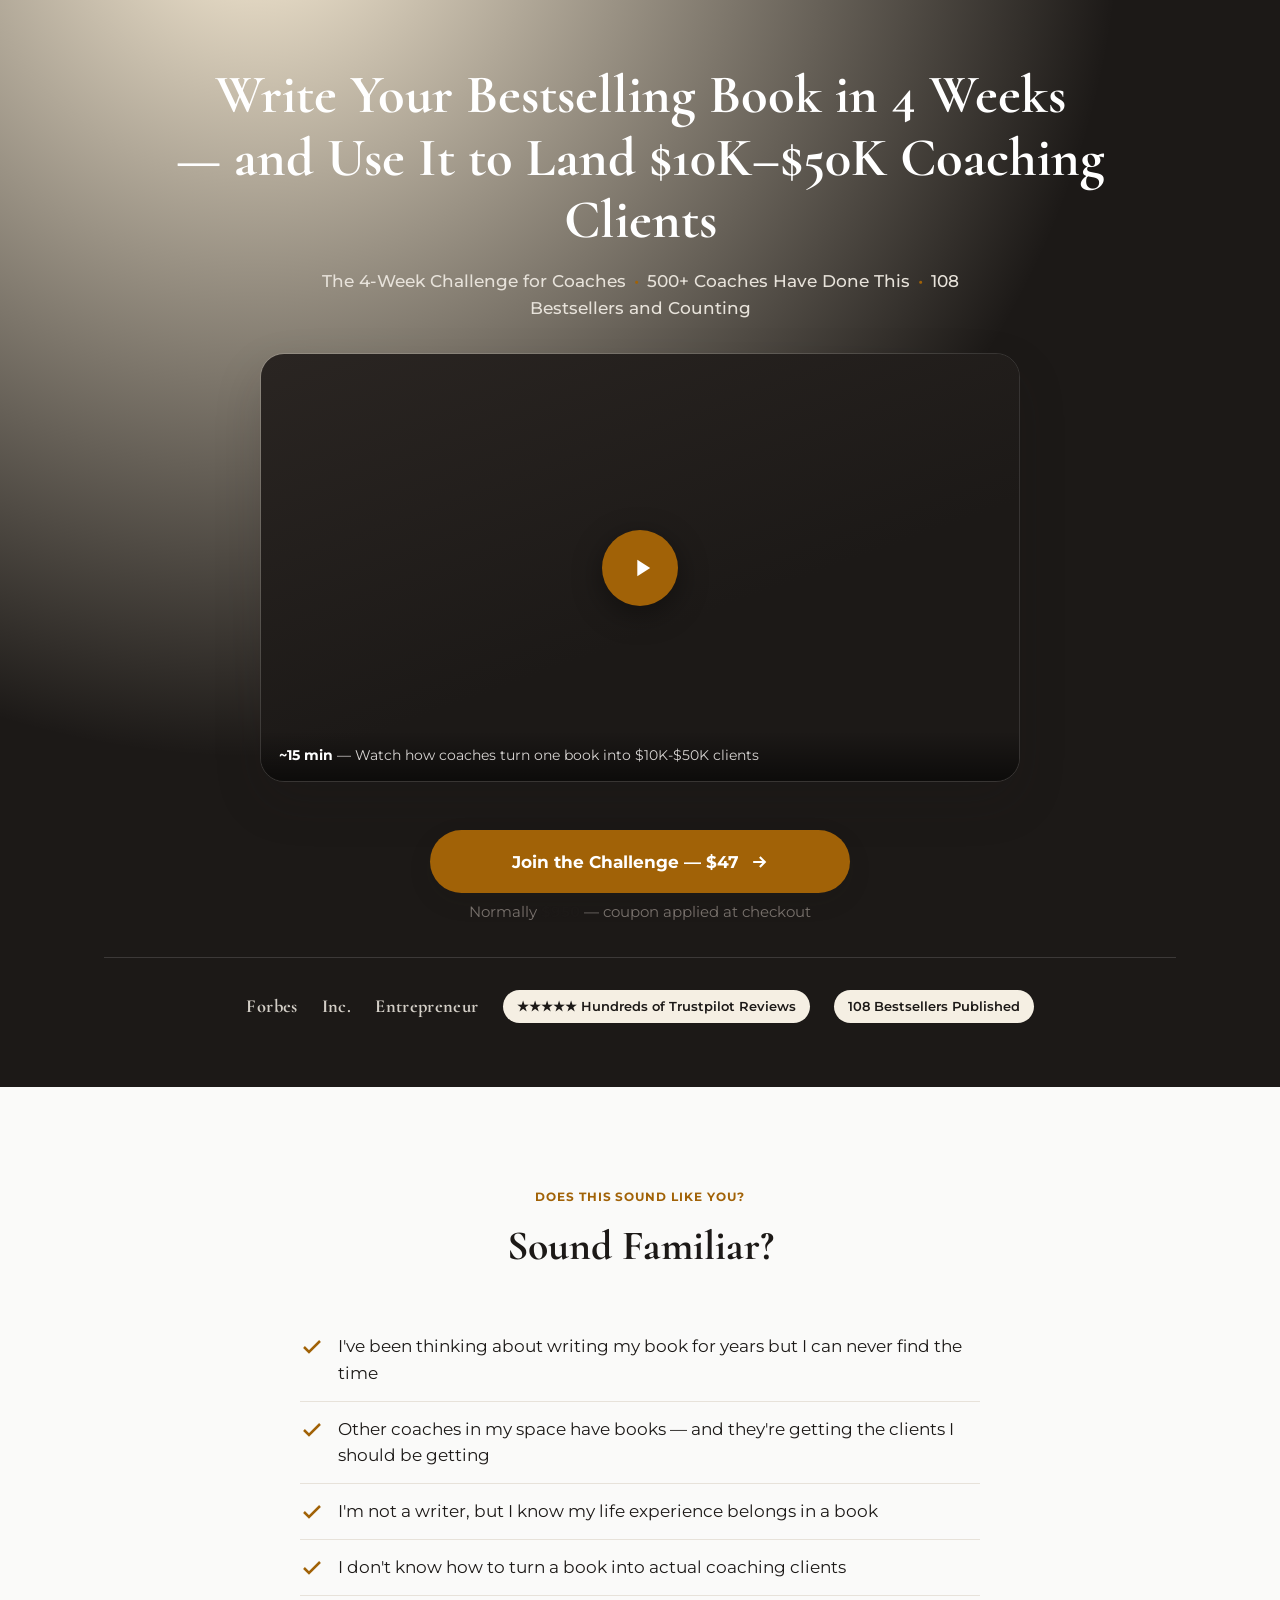
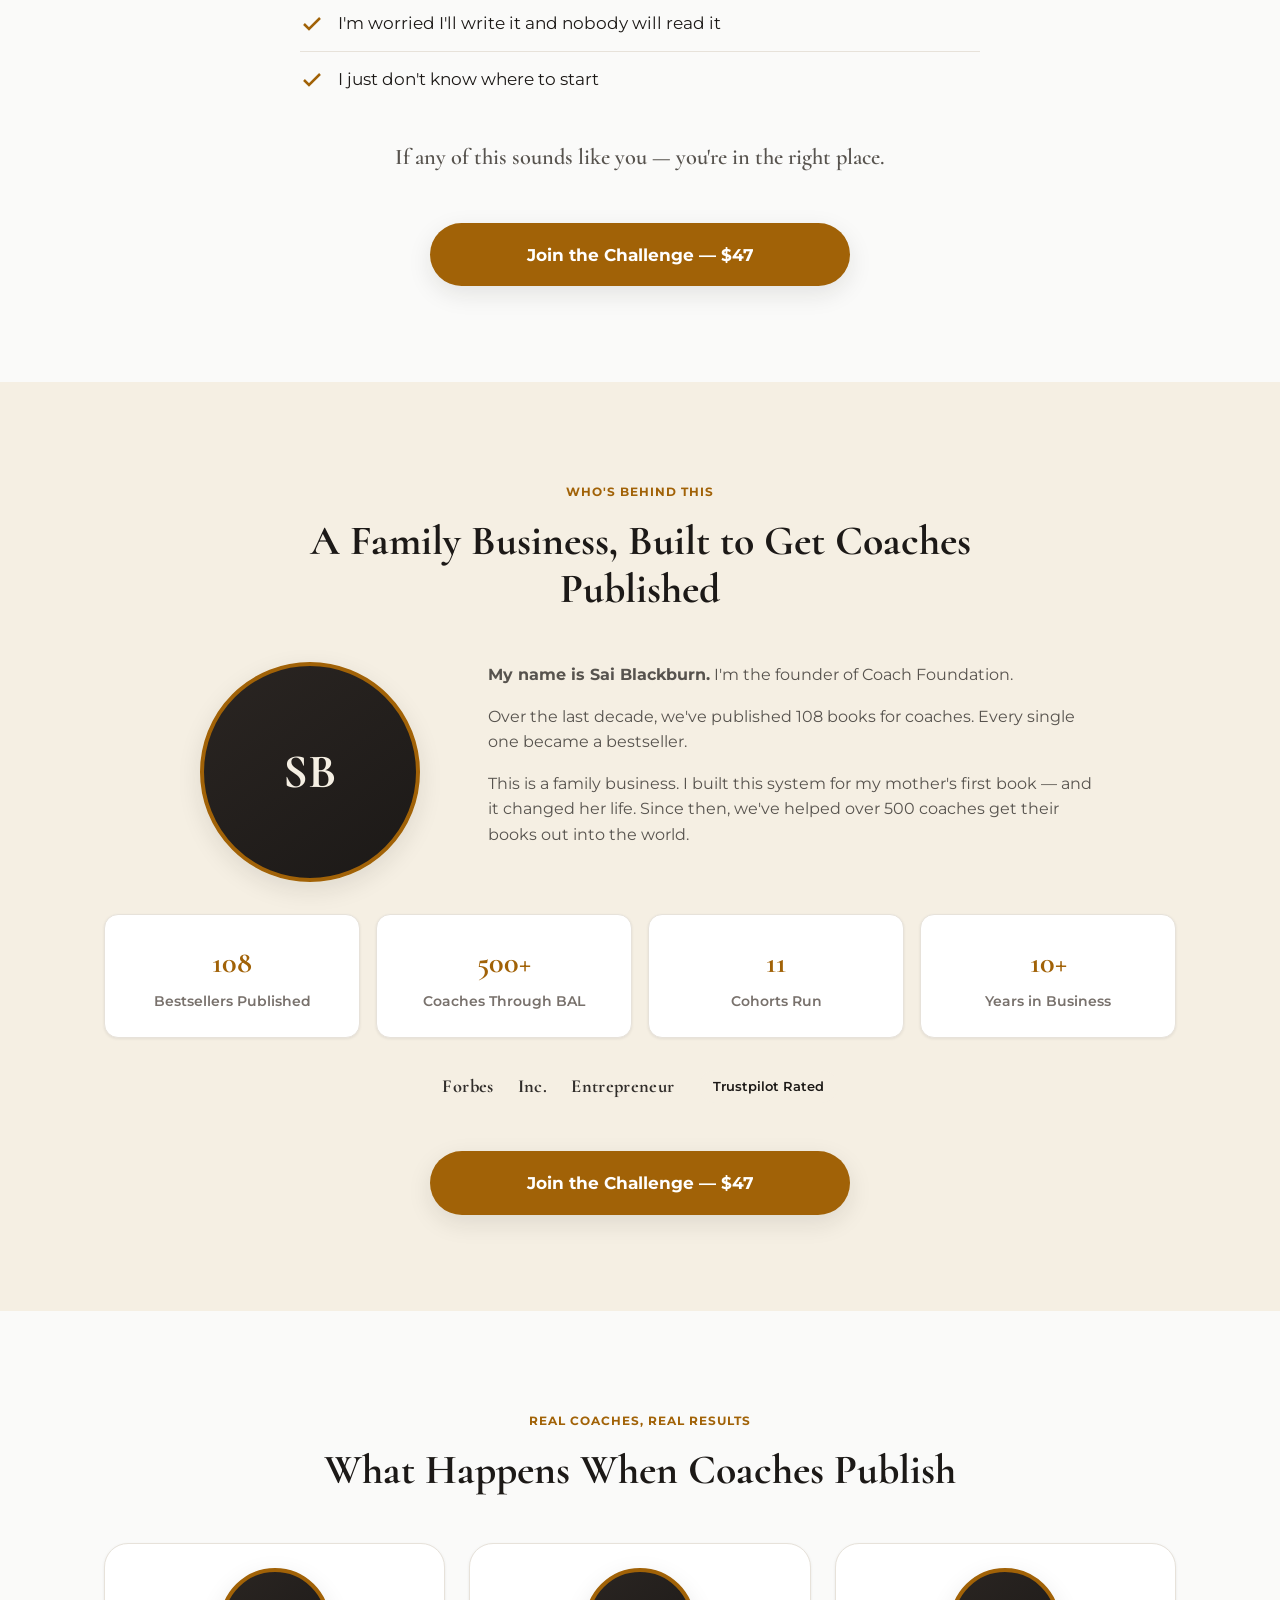
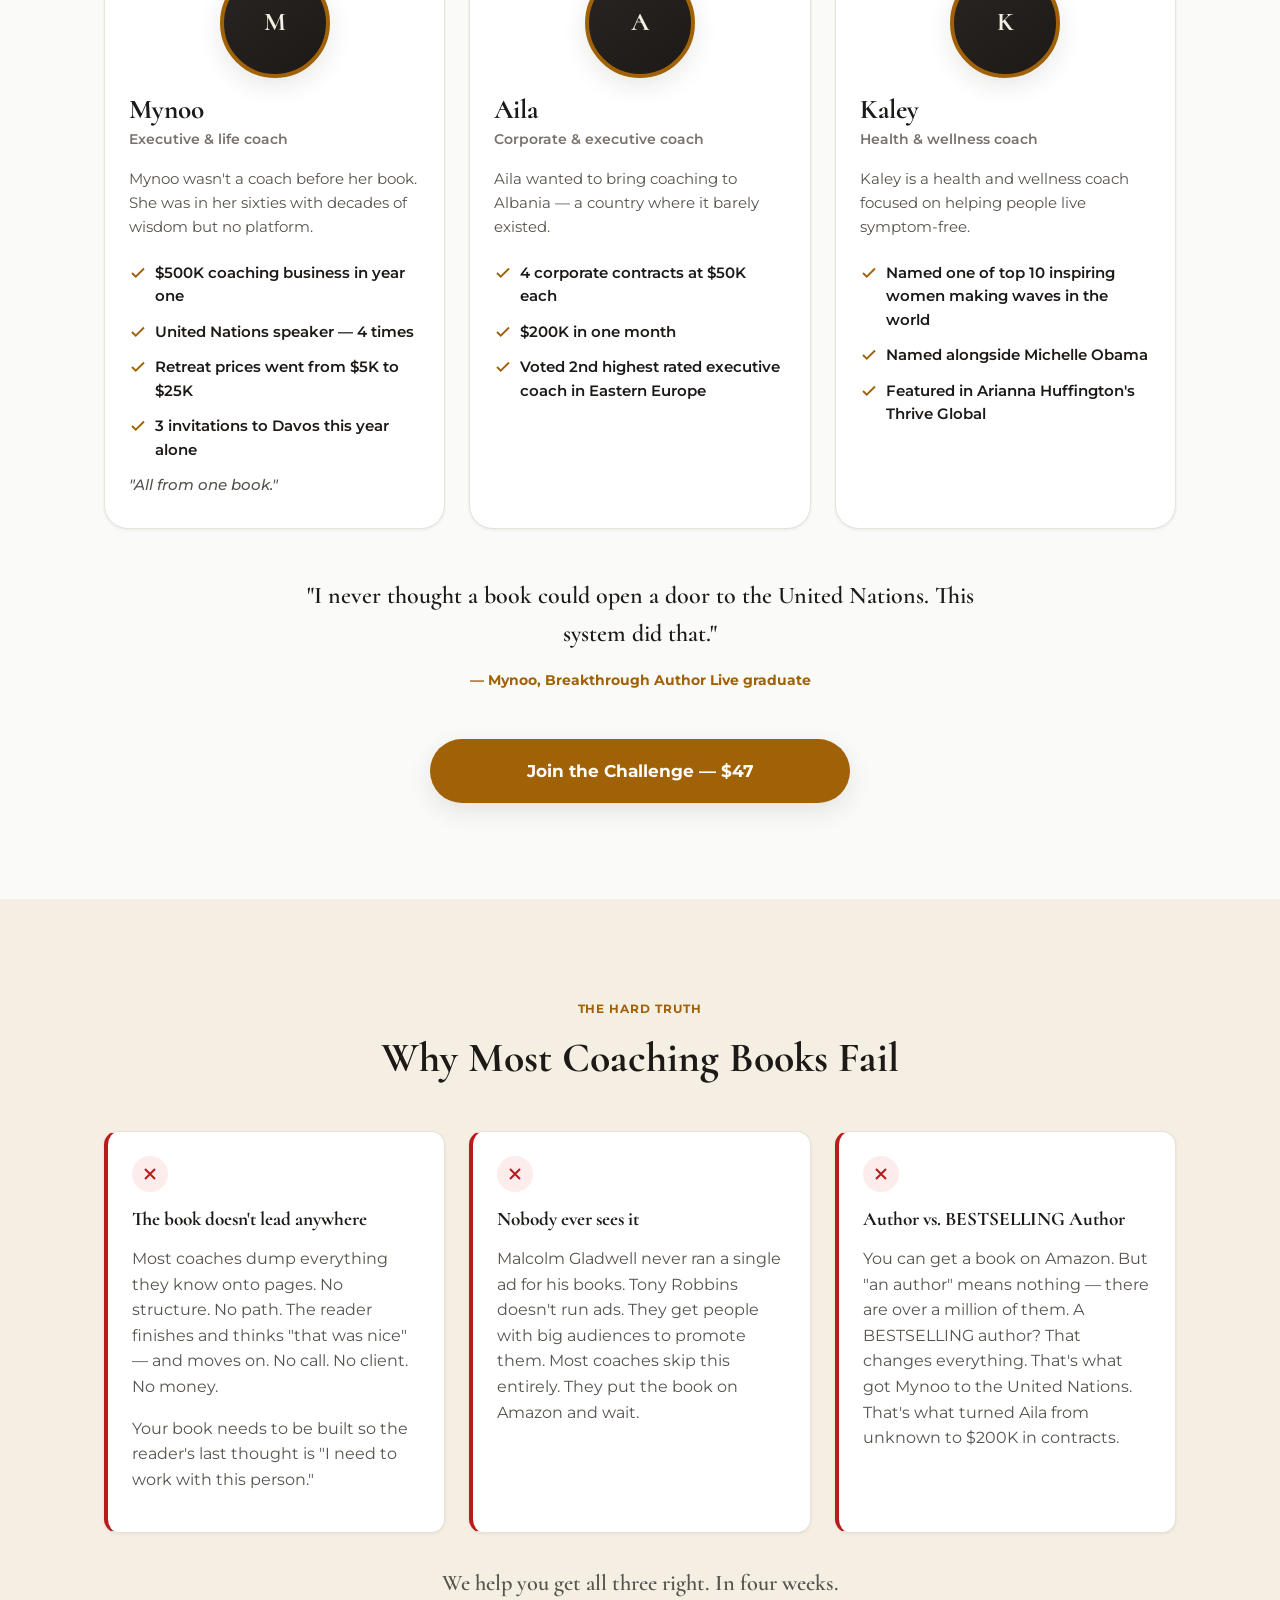
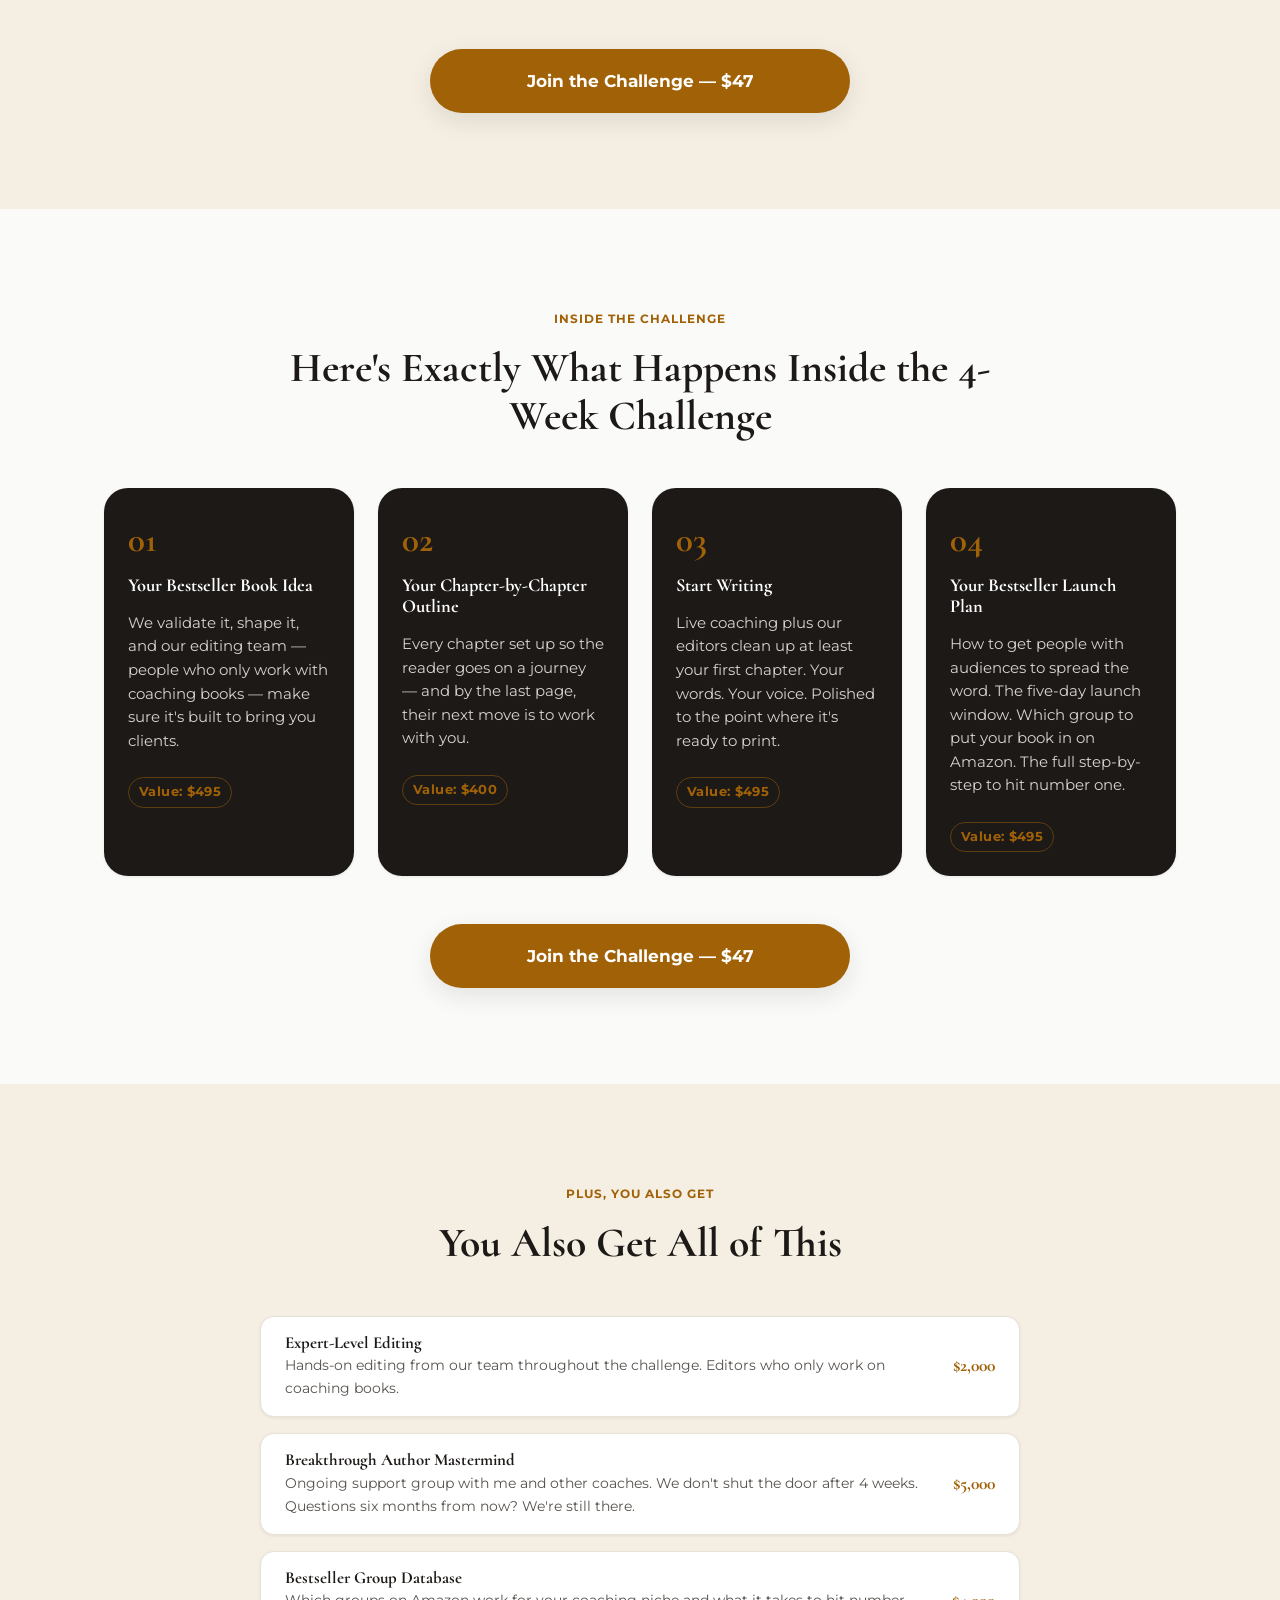
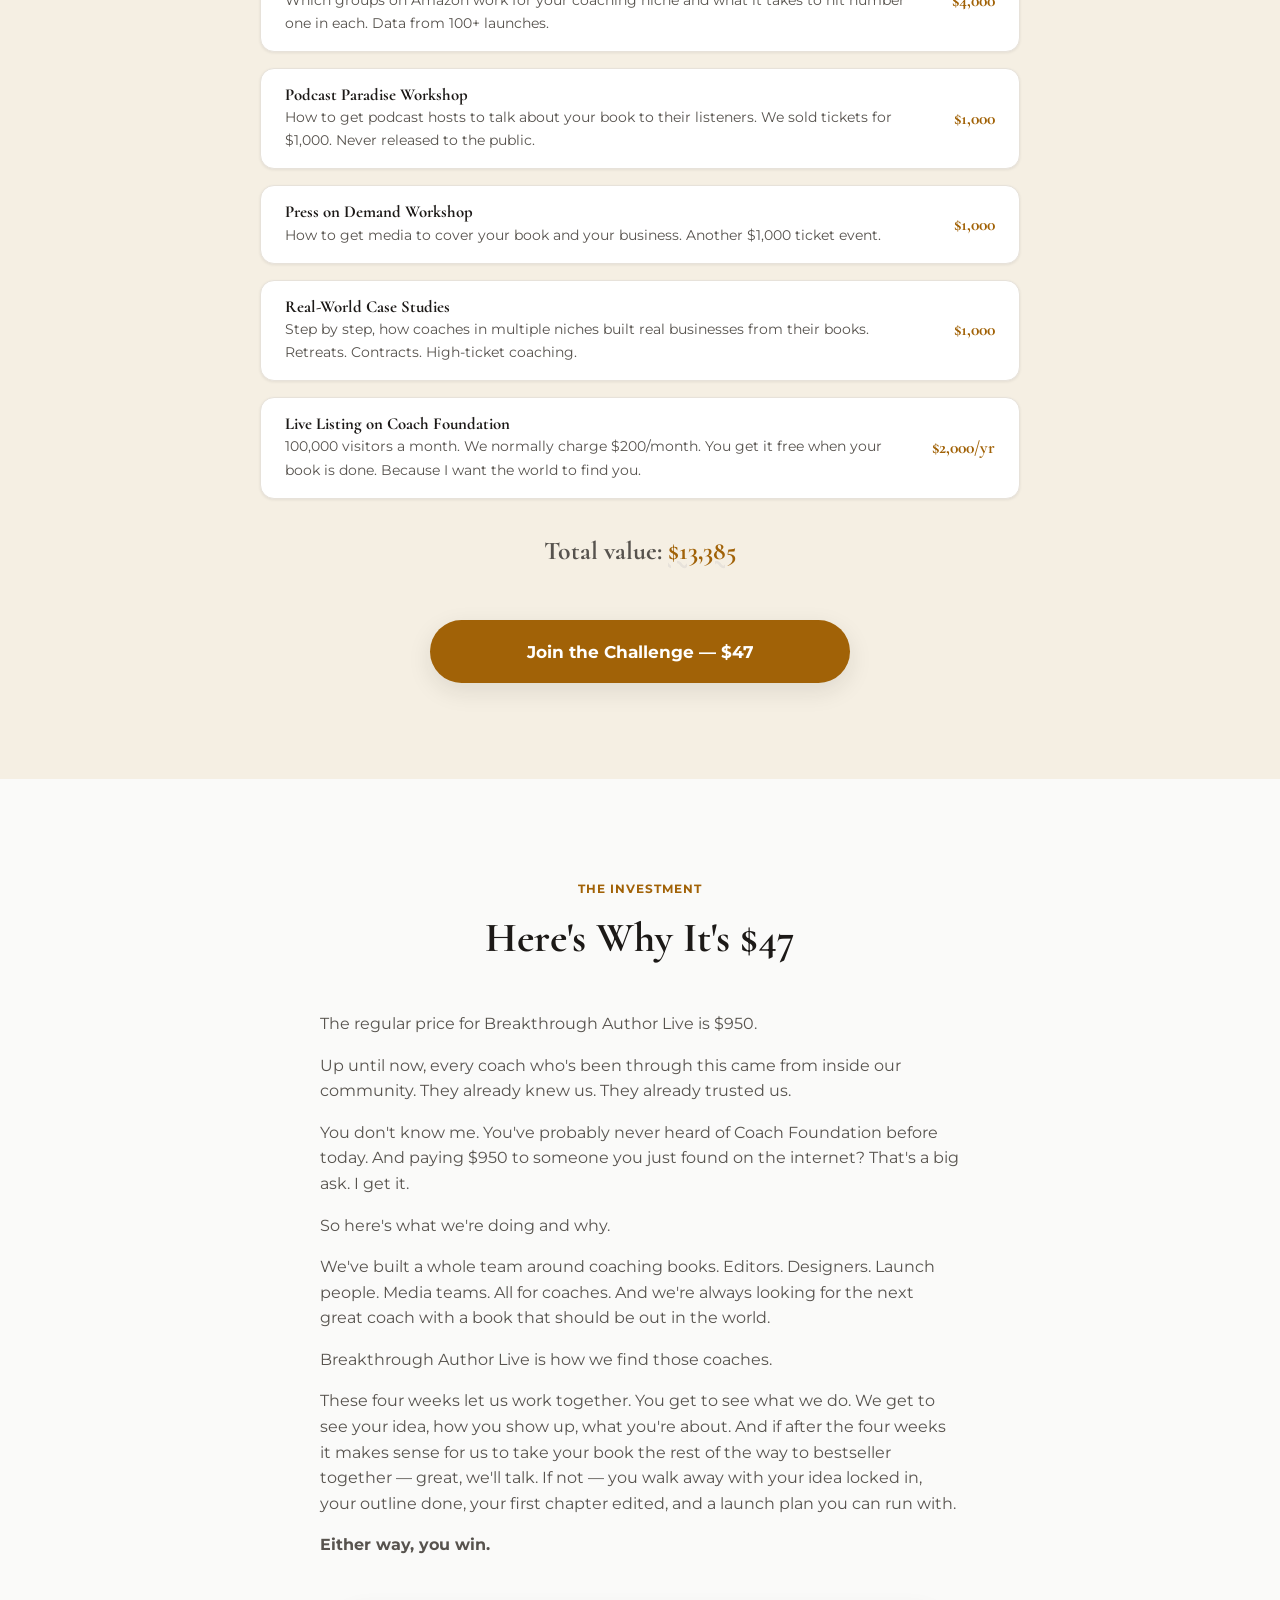
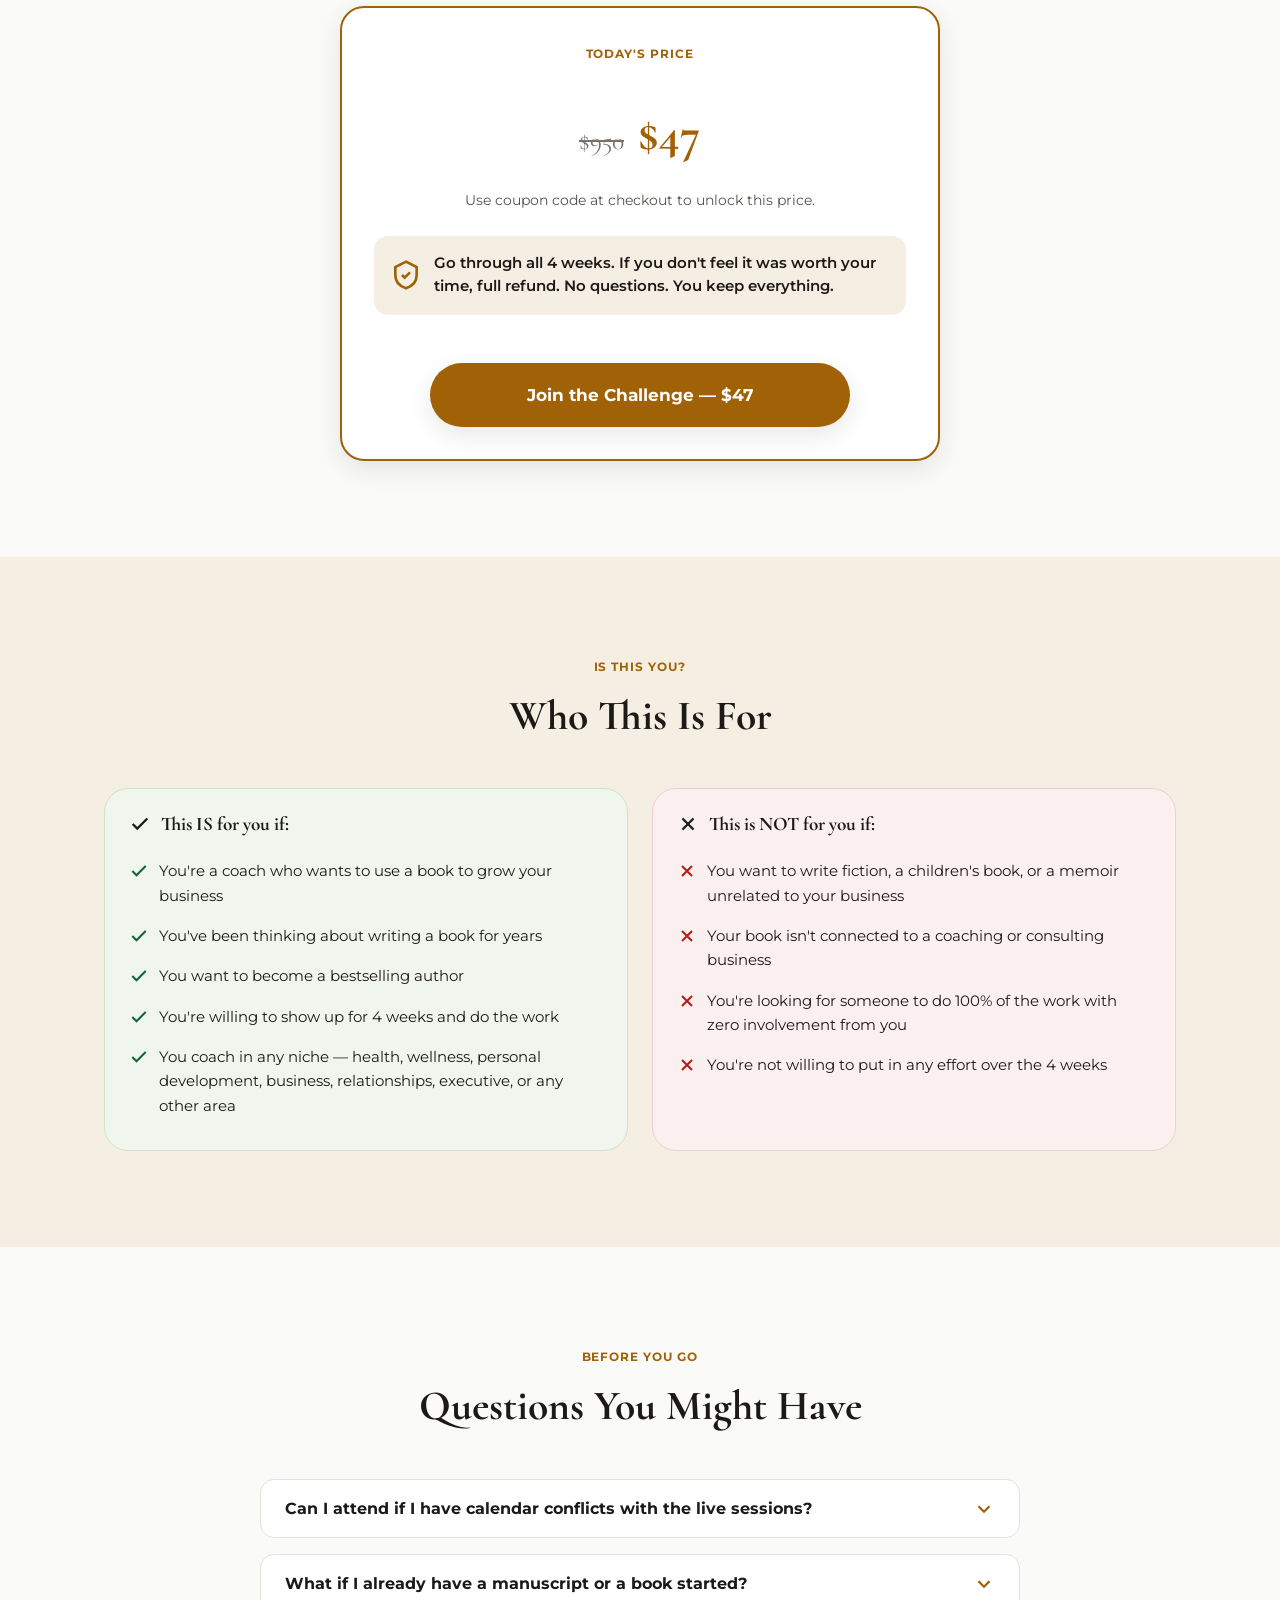
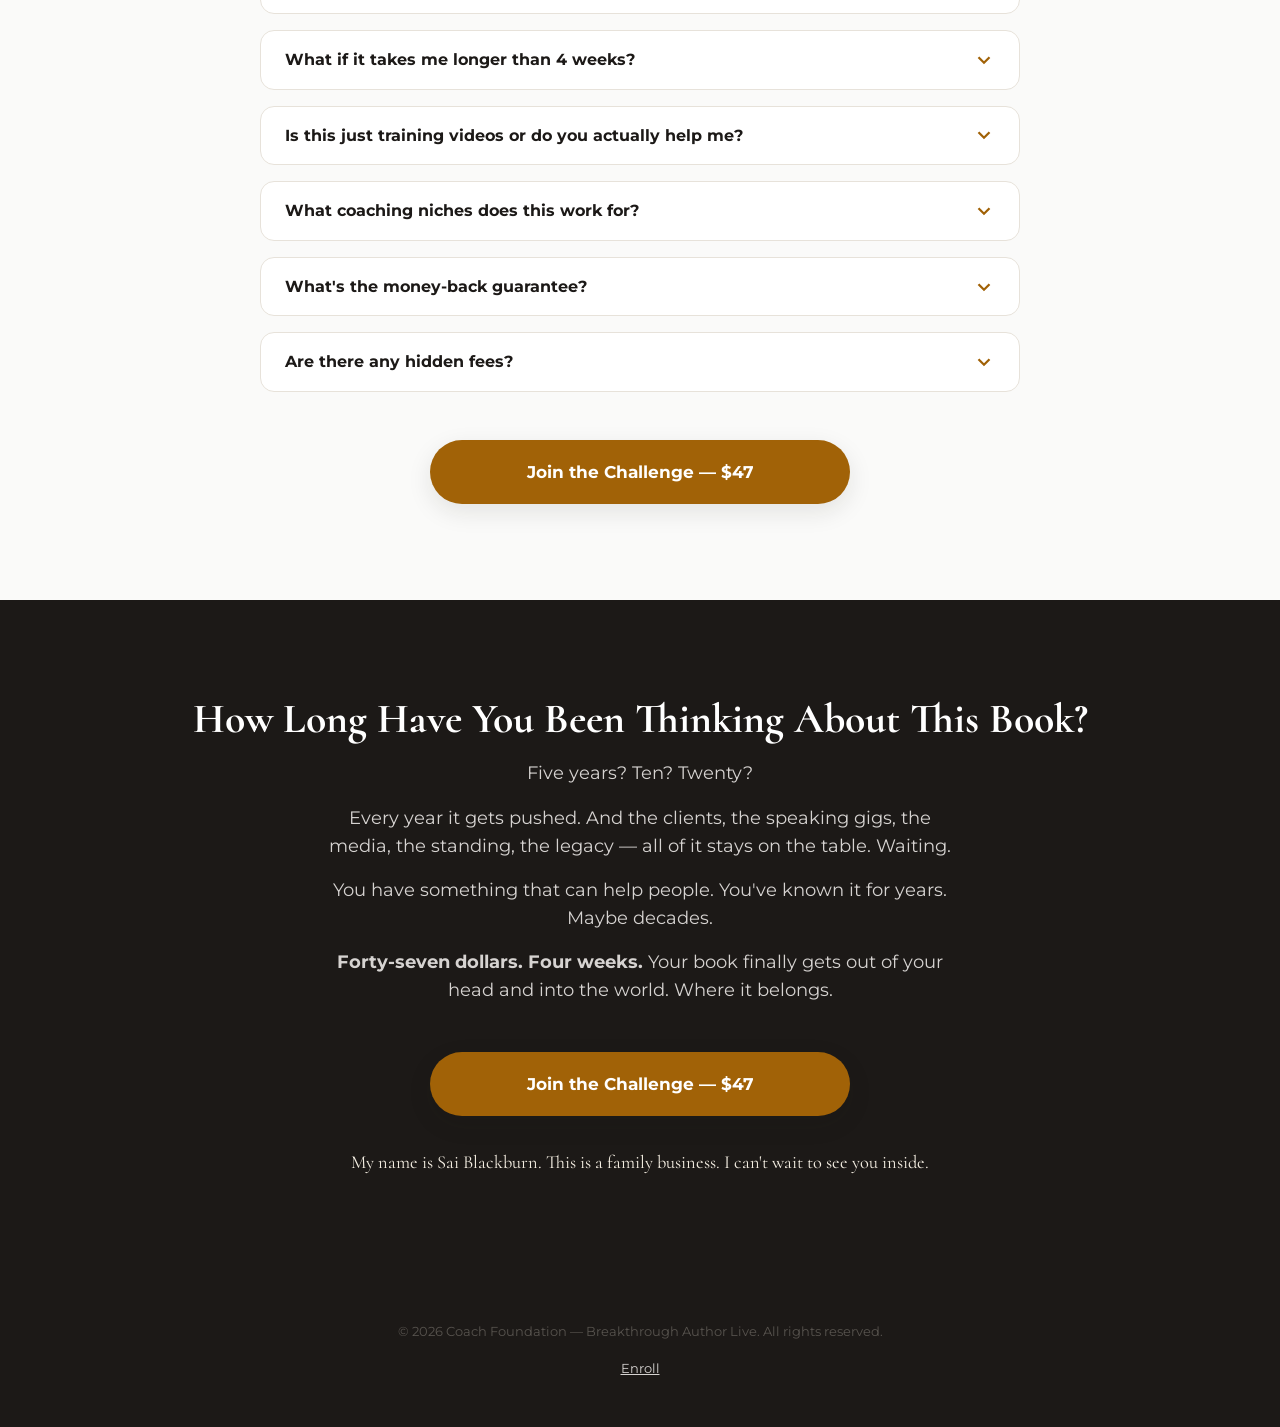
<file: index.html>
<!DOCTYPE html>
<html lang="en">
<head>
<meta charset="UTF-8">
<meta name="viewport" content="width=device-width, initial-scale=1">
<title>Breakthrough Author Live — Write Your Bestselling Book in 4 Weeks</title>
<meta name="description" content="The 4-Week Challenge for Coaches. Write your bestselling book and use it to land $10K-$50K coaching clients. 500+ coaches. 108 bestsellers.">
<link rel="stylesheet" href="style.css">

<!-- ============================================================
  FACEBOOK PIXEL (placeholder)
  Replace YOUR_PIXEL_ID below with your real Meta Pixel ID, then
  uncomment. Do not commit real pixel IDs to a public repo if you
  want to keep them private — they are not secret, but treat any
  ad-account IDs the same way.

  <script>
  !function(f,b,e,v,n,t,s){...} // standard Meta Pixel base code
  fbq('init', 'YOUR_PIXEL_ID');
  fbq('track', 'PageView');
  </script>
============================================================= -->
</head>
<body>

<!-- ============ SECTION 1 — HERO ============ -->
<header class="hero">
  <div class="container center">
    <h1>Write Your Bestselling Book in 4 Weeks<br>— and Use It to Land $10K–$50K Coaching Clients</h1>
    <p class="sub">The 4-Week Challenge for Coaches<span class="dot">•</span>500+ Coaches Have Done This<span class="dot">•</span>108 Bestsellers and Counting</p>

    <div class="video-frame">
      <div class="video-placeholder" id="vslPlaceholder" role="button" tabindex="0" aria-label="Play the Breakthrough Author Live video">
        <div class="play-btn">
          <svg viewBox="0 0 24 24" fill="currentColor" aria-hidden="true"><path d="M8 5v14l11-7z"/></svg>
        </div>
        <div class="video-caption"><strong>~15 min</strong> — Watch how coaches turn one book into $10K-$50K clients</div>
      </div>
    </div>

    <div class="buy-block">
      <a class="btn-buy" href="checkout.html">
        Join the Challenge — $47
        <svg viewBox="0 0 24 24" fill="none" stroke="currentColor" stroke-width="2.5" aria-hidden="true"><path d="M5 12h14M13 6l6 6-6 6"/></svg>
      </a>
      <p class="price-note">Normally <strong>$950</strong> — coupon applied at checkout</p>
    </div>

    <div class="trust-bar">
      <span class="trust-logo">Forbes</span>
      <span class="trust-logo">Inc.</span>
      <span class="trust-logo">Entrepreneur</span>
      <span class="trust-pill">★★★★★ Hundreds of Trustpilot Reviews</span>
      <span class="trust-pill">108 Bestsellers Published</span>
    </div>
  </div>
</header>

<!-- ============ SECTION 2 — SOUND FAMILIAR ============ -->
<section>
  <div class="container">
    <div class="section-head center">
      <span class="eyebrow">Does this sound like you?</span>
      <h2>Sound Familiar?</h2>
    </div>
    <ul class="check-list">
      <li><svg viewBox="0 0 24 24" fill="none" stroke="currentColor" stroke-width="2.5" aria-hidden="true"><path d="M20 6L9 17l-5-5"/></svg> I've been thinking about writing my book for years but I can never find the time</li>
      <li><svg viewBox="0 0 24 24" fill="none" stroke="currentColor" stroke-width="2.5" aria-hidden="true"><path d="M20 6L9 17l-5-5"/></svg> Other coaches in my space have books — and they're getting the clients I should be getting</li>
      <li><svg viewBox="0 0 24 24" fill="none" stroke="currentColor" stroke-width="2.5" aria-hidden="true"><path d="M20 6L9 17l-5-5"/></svg> I'm not a writer, but I know my life experience belongs in a book</li>
      <li><svg viewBox="0 0 24 24" fill="none" stroke="currentColor" stroke-width="2.5" aria-hidden="true"><path d="M20 6L9 17l-5-5"/></svg> I don't know how to turn a book into actual coaching clients</li>
      <li><svg viewBox="0 0 24 24" fill="none" stroke="currentColor" stroke-width="2.5" aria-hidden="true"><path d="M20 6L9 17l-5-5"/></svg> I'm worried I'll write it and nobody will read it</li>
      <li><svg viewBox="0 0 24 24" fill="none" stroke="currentColor" stroke-width="2.5" aria-hidden="true"><path d="M20 6L9 17l-5-5"/></svg> I just don't know where to start</li>
    </ul>
    <p class="closing-line">If any of this sounds like you — you're in the right place.</p>
    <div class="buy-block">
      <a class="btn-buy" href="checkout.html">Join the Challenge — $47</a>
    </div>
  </div>
</section>

<!-- ============ SECTION 3 — ABOUT / CREDIBILITY ============ -->
<section class="section-alt">
  <div class="container">
    <div class="section-head center">
      <span class="eyebrow">Who's behind this</span>
      <h2>A Family Business, Built to Get Coaches Published</h2>
    </div>
    <div class="about-grid">
      <div class="avatar-placeholder" aria-hidden="true">SB</div>
      <div>
        <p><strong>My name is Sai Blackburn.</strong> I'm the founder of Coach Foundation.</p>
        <p>Over the last decade, we've published 108 books for coaches. Every single one became a bestseller.</p>
        <p>This is a family business. I built this system for my mother's first book — and it changed her life. Since then, we've helped over 500 coaches get their books out into the world.</p>
      </div>
    </div>

    <div class="stat-grid">
      <div class="stat-card"><span class="num">108</span><span class="label">Bestsellers Published</span></div>
      <div class="stat-card"><span class="num">500+</span><span class="label">Coaches Through BAL</span></div>
      <div class="stat-card"><span class="num">11</span><span class="label">Cohorts Run</span></div>
      <div class="stat-card"><span class="num">10+</span><span class="label">Years in Business</span></div>
    </div>

    <div class="badge-row">
      <span class="trust-logo" style="color:var(--color-primary)">Forbes</span>
      <span class="trust-logo" style="color:var(--color-primary)">Inc.</span>
      <span class="trust-logo" style="color:var(--color-primary)">Entrepreneur</span>
      <span class="trust-pill">Trustpilot Rated</span>
    </div>

    <div class="buy-block">
      <a class="btn-buy" href="checkout.html">Join the Challenge — $47</a>
    </div>
  </div>
</section>

<!-- ============ SECTION 4 — CASE STUDIES ============ -->
<section>
  <div class="container">
    <div class="section-head center">
      <span class="eyebrow">Real coaches, real results</span>
      <h2>What Happens When Coaches Publish</h2>
    </div>

    <div class="case-grid">
      <article class="case-card">
        <div class="avatar-placeholder" aria-hidden="true">M</div>
        <h3>Mynoo</h3>
        <p class="role">Executive &amp; life coach</p>
        <p class="story">Mynoo wasn't a coach before her book. She was in her sixties with decades of wisdom but no platform.</p>
        <ul class="result-list">
          <li><svg viewBox="0 0 24 24" fill="none" stroke="currentColor" stroke-width="2.5" aria-hidden="true"><path d="M20 6L9 17l-5-5"/></svg> $500K coaching business in year one</li>
          <li><svg viewBox="0 0 24 24" fill="none" stroke="currentColor" stroke-width="2.5" aria-hidden="true"><path d="M20 6L9 17l-5-5"/></svg> United Nations speaker — 4 times</li>
          <li><svg viewBox="0 0 24 24" fill="none" stroke="currentColor" stroke-width="2.5" aria-hidden="true"><path d="M20 6L9 17l-5-5"/></svg> Retreat prices went from $5K to $25K</li>
          <li><svg viewBox="0 0 24 24" fill="none" stroke="currentColor" stroke-width="2.5" aria-hidden="true"><path d="M20 6L9 17l-5-5"/></svg> 3 invitations to Davos this year alone</li>
          <li class="quote">"All from one book."</li>
        </ul>
      </article>

      <article class="case-card">
        <div class="avatar-placeholder" aria-hidden="true">A</div>
        <h3>Aila</h3>
        <p class="role">Corporate &amp; executive coach</p>
        <p class="story">Aila wanted to bring coaching to Albania — a country where it barely existed.</p>
        <ul class="result-list">
          <li><svg viewBox="0 0 24 24" fill="none" stroke="currentColor" stroke-width="2.5" aria-hidden="true"><path d="M20 6L9 17l-5-5"/></svg> 4 corporate contracts at $50K each</li>
          <li><svg viewBox="0 0 24 24" fill="none" stroke="currentColor" stroke-width="2.5" aria-hidden="true"><path d="M20 6L9 17l-5-5"/></svg> $200K in one month</li>
          <li><svg viewBox="0 0 24 24" fill="none" stroke="currentColor" stroke-width="2.5" aria-hidden="true"><path d="M20 6L9 17l-5-5"/></svg> Voted 2nd highest rated executive coach in Eastern Europe</li>
        </ul>
      </article>

      <article class="case-card">
        <div class="avatar-placeholder" aria-hidden="true">K</div>
        <h3>Kaley</h3>
        <p class="role">Health &amp; wellness coach</p>
        <p class="story">Kaley is a health and wellness coach focused on helping people live symptom-free.</p>
        <ul class="result-list">
          <li><svg viewBox="0 0 24 24" fill="none" stroke="currentColor" stroke-width="2.5" aria-hidden="true"><path d="M20 6L9 17l-5-5"/></svg> Named one of top 10 inspiring women making waves in the world</li>
          <li><svg viewBox="0 0 24 24" fill="none" stroke="currentColor" stroke-width="2.5" aria-hidden="true"><path d="M20 6L9 17l-5-5"/></svg> Named alongside Michelle Obama</li>
          <li><svg viewBox="0 0 24 24" fill="none" stroke="currentColor" stroke-width="2.5" aria-hidden="true"><path d="M20 6L9 17l-5-5"/></svg> Featured in Arianna Huffington's Thrive Global</li>
        </ul>
      </article>
    </div>

    <blockquote class="pull-quote">
      "I never thought a book could open a door to the United Nations. This system did that."
      <cite>— Mynoo, Breakthrough Author Live graduate</cite>
    </blockquote>

    <div class="buy-block">
      <a class="btn-buy" href="checkout.html">Join the Challenge — $47</a>
    </div>
  </div>
</section>

<!-- ============ SECTION 5 — WHERE COACHES GET IT WRONG ============ -->
<section class="section-alt">
  <div class="container">
    <div class="section-head center">
      <span class="eyebrow">The hard truth</span>
      <h2>Why Most Coaching Books Fail</h2>
    </div>
    <div class="wrong-grid">
      <div class="wrong-card">
        <div class="x-icon"><svg viewBox="0 0 24 24" fill="none" stroke="currentColor" stroke-width="2.5" aria-hidden="true"><path d="M18 6L6 18M6 6l12 12"/></svg></div>
        <h3>The book doesn't lead anywhere</h3>
        <p>Most coaches dump everything they know onto pages. No structure. No path. The reader finishes and thinks "that was nice" — and moves on. No call. No client. No money.</p>
        <p>Your book needs to be built so the reader's last thought is "I need to work with this person."</p>
      </div>
      <div class="wrong-card">
        <div class="x-icon"><svg viewBox="0 0 24 24" fill="none" stroke="currentColor" stroke-width="2.5" aria-hidden="true"><path d="M18 6L6 18M6 6l12 12"/></svg></div>
        <h3>Nobody ever sees it</h3>
        <p>Malcolm Gladwell never ran a single ad for his books. Tony Robbins doesn't run ads. They get people with big audiences to promote them. Most coaches skip this entirely. They put the book on Amazon and wait.</p>
      </div>
      <div class="wrong-card">
        <div class="x-icon"><svg viewBox="0 0 24 24" fill="none" stroke="currentColor" stroke-width="2.5" aria-hidden="true"><path d="M18 6L6 18M6 6l12 12"/></svg></div>
        <h3>Author vs. BESTSELLING Author</h3>
        <p>You can get a book on Amazon. But "an author" means nothing — there are over a million of them. A BESTSELLING author? That changes everything. That's what got Mynoo to the United Nations. That's what turned Aila from unknown to $200K in contracts.</p>
      </div>
    </div>
    <p class="closing-line">We help you get all three right. In four weeks.</p>
    <div class="buy-block">
      <a class="btn-buy" href="checkout.html">Join the Challenge — $47</a>
    </div>
  </div>
</section>

<!-- ============ SECTION 6 — WEEK BY WEEK ============ -->
<section>
  <div class="container">
    <div class="section-head center">
      <span class="eyebrow">Inside the challenge</span>
      <h2>Here's Exactly What Happens Inside the 4-Week Challenge</h2>
    </div>
    <div class="week-grid">
      <div class="week-card">
        <span class="week-num">01</span>
        <h3>Your Bestseller Book Idea</h3>
        <p>We validate it, shape it, and our editing team — people who only work with coaching books — make sure it's built to bring you clients.</p>
        <span class="value">Value: $495</span>
      </div>
      <div class="week-card">
        <span class="week-num">02</span>
        <h3>Your Chapter-by-Chapter Outline</h3>
        <p>Every chapter set up so the reader goes on a journey — and by the last page, their next move is to work with you.</p>
        <span class="value">Value: $400</span>
      </div>
      <div class="week-card">
        <span class="week-num">03</span>
        <h3>Start Writing</h3>
        <p>Live coaching plus our editors clean up at least your first chapter. Your words. Your voice. Polished to the point where it's ready to print.</p>
        <span class="value">Value: $495</span>
      </div>
      <div class="week-card">
        <span class="week-num">04</span>
        <h3>Your Bestseller Launch Plan</h3>
        <p>How to get people with audiences to spread the word. The five-day launch window. Which group to put your book in on Amazon. The full step-by-step to hit number one.</p>
        <span class="value">Value: $495</span>
      </div>
    </div>
    <div class="buy-block">
      <a class="btn-buy" href="checkout.html">Join the Challenge — $47</a>
    </div>
  </div>
</section>

<!-- ============ SECTION 7 — BONUS STACK ============ -->
<section class="section-alt">
  <div class="container">
    <div class="section-head center">
      <span class="eyebrow">Plus, you also get</span>
      <h2>You Also Get All of This</h2>
    </div>
    <div class="bonus-list">
      <div class="bonus-item">
        <div class="txt"><h3>Expert-Level Editing</h3><p>Hands-on editing from our team throughout the challenge. Editors who only work on coaching books.</p></div>
        <div class="val">$2,000</div>
      </div>
      <div class="bonus-item">
        <div class="txt"><h3>Breakthrough Author Mastermind</h3><p>Ongoing support group with me and other coaches. We don't shut the door after 4 weeks. Questions six months from now? We're still there.</p></div>
        <div class="val">$5,000</div>
      </div>
      <div class="bonus-item">
        <div class="txt"><h3>Bestseller Group Database</h3><p>Which groups on Amazon work for your coaching niche and what it takes to hit number one in each. Data from 100+ launches.</p></div>
        <div class="val">$4,000</div>
      </div>
      <div class="bonus-item">
        <div class="txt"><h3>Podcast Paradise Workshop</h3><p>How to get podcast hosts to talk about your book to their listeners. We sold tickets for $1,000. Never released to the public.</p></div>
        <div class="val">$1,000</div>
      </div>
      <div class="bonus-item">
        <div class="txt"><h3>Press on Demand Workshop</h3><p>How to get media to cover your book and your business. Another $1,000 ticket event.</p></div>
        <div class="val">$1,000</div>
      </div>
      <div class="bonus-item">
        <div class="txt"><h3>Real-World Case Studies</h3><p>Step by step, how coaches in multiple niches built real businesses from their books. Retreats. Contracts. High-ticket coaching.</p></div>
        <div class="val">$1,000</div>
      </div>
      <div class="bonus-item">
        <div class="txt"><h3>Live Listing on Coach Foundation</h3><p>100,000 visitors a month. We normally charge $200/month. You get it free when your book is done. Because I want the world to find you.</p></div>
        <div class="val">$2,000/yr</div>
      </div>
    </div>
    <p class="total-value">Total value: <span>$13,385</span></p>
    <div class="buy-block">
      <a class="btn-buy" href="checkout.html">Join the Challenge — $47</a>
    </div>
  </div>
</section>

<!-- ============ SECTION 8 — PRICE ============ -->
<section>
  <div class="container">
    <div class="section-head center">
      <span class="eyebrow">The investment</span>
      <h2>Here's Why It's $47</h2>
    </div>
    <div style="max-width:640px;margin:0 auto var(--space-5);">
      <p>The regular price for Breakthrough Author Live is $950.</p>
      <p>Up until now, every coach who's been through this came from inside our community. They already knew us. They already trusted us.</p>
      <p>You don't know me. You've probably never heard of Coach Foundation before today. And paying $950 to someone you just found on the internet? That's a big ask. I get it.</p>
      <p>So here's what we're doing and why.</p>
      <p>We've built a whole team around coaching books. Editors. Designers. Launch people. Media teams. All for coaches. And we're always looking for the next great coach with a book that should be out in the world.</p>
      <p>Breakthrough Author Live is how we find those coaches.</p>
      <p>These four weeks let us work together. You get to see what we do. We get to see your idea, how you show up, what you're about. And if after the four weeks it makes sense for us to take your book the rest of the way to bestseller together — great, we'll talk. If not — you walk away with your idea locked in, your outline done, your first chapter edited, and a launch plan you can run with.</p>
      <p><strong>Either way, you win.</strong></p>
    </div>

    <div class="price-card">
      <span class="eyebrow">Today's price</span>
      <div class="price-row">
        <span class="price-old">$950</span>
        <span class="price-new">$47</span>
      </div>
      <p style="font-size:.9rem;">Use coupon code at checkout to unlock this price.</p>
      <div class="guarantee">
        <svg viewBox="0 0 24 24" fill="none" stroke="currentColor" stroke-width="2" aria-hidden="true"><path d="M12 2l8 4v6c0 5-3.5 8.5-8 10-4.5-1.5-8-5-8-10V6l8-4z"/><path d="M9 12l2 2 4-4"/></svg>
        <span>Go through all 4 weeks. If you don't feel it was worth your time, full refund. No questions. You keep everything.</span>
      </div>
      <div class="buy-block">
        <a class="btn-buy" href="checkout.html">Join the Challenge — $47</a>
      </div>
    </div>
  </div>
</section>

<!-- ============ SECTION 9 — WHO IT'S FOR / NOT FOR ============ -->
<section class="section-alt">
  <div class="container">
    <div class="section-head center">
      <span class="eyebrow">Is this you?</span>
      <h2>Who This Is For</h2>
    </div>
    <div class="fornot-grid">
      <div class="fornot-card yes">
        <h3><svg viewBox="0 0 24 24" fill="none" stroke="currentColor" stroke-width="2.5" width="22" height="22" aria-hidden="true"><path d="M20 6L9 17l-5-5"/></svg> This IS for you if:</h3>
        <ul>
          <li><svg viewBox="0 0 24 24" fill="none" stroke="currentColor" stroke-width="2.5" aria-hidden="true"><path d="M20 6L9 17l-5-5"/></svg> You're a coach who wants to use a book to grow your business</li>
          <li><svg viewBox="0 0 24 24" fill="none" stroke="currentColor" stroke-width="2.5" aria-hidden="true"><path d="M20 6L9 17l-5-5"/></svg> You've been thinking about writing a book for years</li>
          <li><svg viewBox="0 0 24 24" fill="none" stroke="currentColor" stroke-width="2.5" aria-hidden="true"><path d="M20 6L9 17l-5-5"/></svg> You want to become a bestselling author</li>
          <li><svg viewBox="0 0 24 24" fill="none" stroke="currentColor" stroke-width="2.5" aria-hidden="true"><path d="M20 6L9 17l-5-5"/></svg> You're willing to show up for 4 weeks and do the work</li>
          <li><svg viewBox="0 0 24 24" fill="none" stroke="currentColor" stroke-width="2.5" aria-hidden="true"><path d="M20 6L9 17l-5-5"/></svg> You coach in any niche — health, wellness, personal development, business, relationships, executive, or any other area</li>
        </ul>
      </div>
      <div class="fornot-card no">
        <h3><svg viewBox="0 0 24 24" fill="none" stroke="currentColor" stroke-width="2.5" width="22" height="22" aria-hidden="true"><path d="M18 6L6 18M6 6l12 12"/></svg> This is NOT for you if:</h3>
        <ul>
          <li><svg viewBox="0 0 24 24" fill="none" stroke="currentColor" stroke-width="2.5" aria-hidden="true"><path d="M18 6L6 18M6 6l12 12"/></svg> You want to write fiction, a children's book, or a memoir unrelated to your business</li>
          <li><svg viewBox="0 0 24 24" fill="none" stroke="currentColor" stroke-width="2.5" aria-hidden="true"><path d="M18 6L6 18M6 6l12 12"/></svg> Your book isn't connected to a coaching or consulting business</li>
          <li><svg viewBox="0 0 24 24" fill="none" stroke="currentColor" stroke-width="2.5" aria-hidden="true"><path d="M18 6L6 18M6 6l12 12"/></svg> You're looking for someone to do 100% of the work with zero involvement from you</li>
          <li><svg viewBox="0 0 24 24" fill="none" stroke="currentColor" stroke-width="2.5" aria-hidden="true"><path d="M18 6L6 18M6 6l12 12"/></svg> You're not willing to put in any effort over the 4 weeks</li>
        </ul>
      </div>
    </div>
  </div>
</section>

<!-- ============ SECTION 10 — FAQ ============ -->
<section>
  <div class="container">
    <div class="section-head center">
      <span class="eyebrow">Before you go</span>
      <h2>Questions You Might Have</h2>
    </div>
    <div class="faq-list">
      <details class="faq-item">
        <summary>Can I attend if I have calendar conflicts with the live sessions? <svg class="chev" viewBox="0 0 24 24" fill="none" stroke="currentColor" stroke-width="2.5" aria-hidden="true"><path d="M6 9l6 6 6-6"/></svg></summary>
        <p class="a">Yes. We record every session and we support you outside of the live calls too. We have this very often — many coaches go through the replays and still get everything done.</p>
      </details>
      <details class="faq-item">
        <summary>What if I already have a manuscript or a book started? <svg class="chev" viewBox="0 0 24 24" fill="none" stroke="currentColor" stroke-width="2.5" aria-hidden="true"><path d="M6 9l6 6 6-6"/></svg></summary>
        <p class="a">Great. We'll refine what you have, structure it properly, and build your launch strategy. You're ahead of the game.</p>
      </details>
      <details class="faq-item">
        <summary>What if it takes me longer than 4 weeks? <svg class="chev" viewBox="0 0 24 24" fill="none" stroke="currentColor" stroke-width="2.5" aria-hidden="true"><path d="M6 9l6 6 6-6"/></svg></summary>
        <p class="a">That's why the Mastermind stays open. Our focus in Breakthrough Author Live is to get the train moving. Many coaches complete their entire book within 6 months. Some finish during the 4 weeks. Either way, we're there for you after.</p>
      </details>
      <details class="faq-item">
        <summary>Is this just training videos or do you actually help me? <svg class="chev" viewBox="0 0 24 24" fill="none" stroke="currentColor" stroke-width="2.5" aria-hidden="true"><path d="M6 9l6 6 6-6"/></svg></summary>
        <p class="a">Our editing team actively works on your material. They review your book idea, your outline, and edit your first chapter. This is hands-on, not just information.</p>
      </details>
      <details class="faq-item">
        <summary>What coaching niches does this work for? <svg class="chev" viewBox="0 0 24 24" fill="none" stroke="currentColor" stroke-width="2.5" aria-hidden="true"><path d="M6 9l6 6 6-6"/></svg></summary>
        <p class="a">All of them. We've published bestsellers across health, wellness, personal development, business, finance, relationships, executive coaching, and many others. The system works regardless of niche.</p>
      </details>
      <details class="faq-item">
        <summary>What's the money-back guarantee? <svg class="chev" viewBox="0 0 24 24" fill="none" stroke="currentColor" stroke-width="2.5" aria-hidden="true"><path d="M6 9l6 6 6-6"/></svg></summary>
        <p class="a">Go through all 4 weeks. If you don't feel it was worth your time, we'll refund every penny. No questions asked. And you keep everything we've done for you.</p>
      </details>
      <details class="faq-item">
        <summary>Are there any hidden fees? <svg class="chev" viewBox="0 0 24 24" fill="none" stroke="currentColor" stroke-width="2.5" aria-hidden="true"><path d="M6 9l6 6 6-6"/></svg></summary>
        <p class="a">None. $47 is the total investment for the challenge.</p>
      </details>
    </div>
    <div class="buy-block">
      <a class="btn-buy" href="checkout.html">Join the Challenge — $47</a>
    </div>
  </div>
</section>

<!-- ============ SECTION 11 — FINAL CTA ============ -->
<section class="final-cta">
  <div class="container">
    <h2>How Long Have You Been Thinking About This Book?</h2>
    <p>Five years? Ten? Twenty?</p>
    <p>Every year it gets pushed. And the clients, the speaking gigs, the media, the standing, the legacy — all of it stays on the table. Waiting.</p>
    <p>You have something that can help people. You've known it for years. Maybe decades.</p>
    <p><strong>Forty-seven dollars. Four weeks.</strong> Your book finally gets out of your head and into the world. Where it belongs.</p>
    <div class="buy-block">
      <a class="btn-buy" href="checkout.html">Join the Challenge — $47</a>
    </div>
    <p class="signature">My name is Sai Blackburn. This is a family business. I can't wait to see you inside.</p>
  </div>
</section>

<footer>
  <div class="container">
    <p>&copy; 2026 Coach Foundation — Breakthrough Author Live. All rights reserved.</p>
    <p><a href="checkout.html">Enroll</a></p>
  </div>
</footer>

<!-- ============ STICKY MOBILE BUY BAR ============ -->
<div class="sticky-buy">
  <a class="btn-buy" href="checkout.html">Join the Challenge — $47</a>
</div>

<script src="script.js"></script>
</body>
</html>
</file>
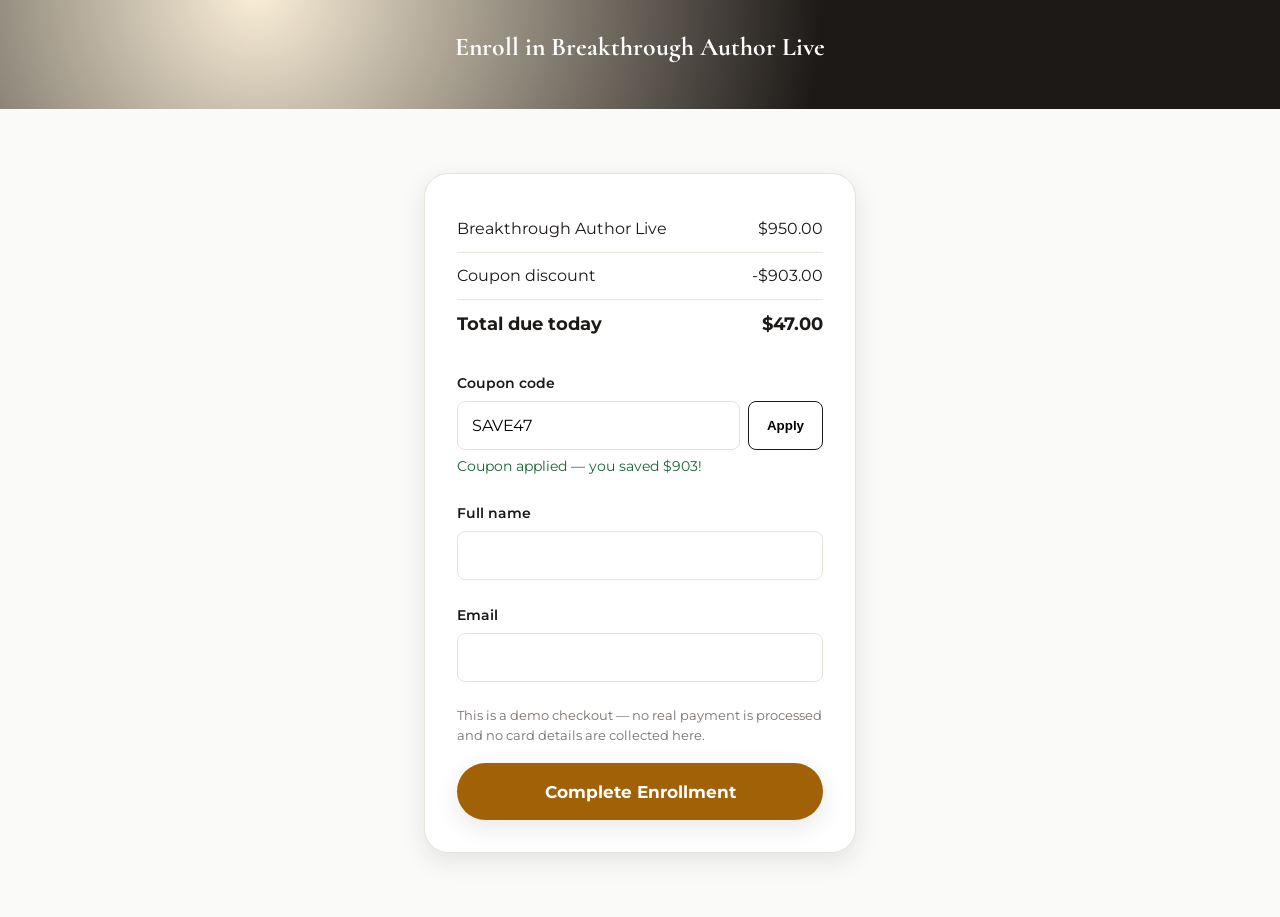
<file: checkout.html>
<!DOCTYPE html>
<html lang="en">
<head>
<meta charset="UTF-8">
<meta name="viewport" content="width=device-width, initial-scale=1">
<title>Checkout — Breakthrough Author Live</title>
<link rel="stylesheet" href="style.css">
<style>
  .checkout-wrap{ max-width:480px; margin:0 auto; padding:var(--space-6) var(--space-3); }
  .checkout-card{
    background:var(--color-card); border:1px solid var(--color-border);
    border-radius:var(--radius-lg); padding:var(--space-4); box-shadow:var(--shadow-md);
  }
  .line{ display:flex; justify-content:space-between; padding:10px 0; border-bottom:1px solid var(--color-border); }
  .line.total{ font-weight:700; font-size:1.1rem; border-bottom:none; }
  .field{ margin:var(--space-3) 0; }
  .field label{ display:block; font-weight:600; margin-bottom:6px; font-size:.9rem; }
  .field input{
    width:100%; padding:14px; border:1px solid var(--color-border); border-radius:var(--radius-sm);
    font-family:var(--font-sans); font-size:1rem; min-height:48px;
  }
  .field input:focus-visible{ outline:2px solid var(--color-accent); outline-offset:1px; }
  .coupon-row{ display:flex; gap:8px; }
  .coupon-row input{ flex:1; }
  .btn-secondary{
    padding:0 18px; border-radius:var(--radius-sm); border:1px solid var(--color-primary);
    background:#fff; font-weight:700; cursor:pointer; min-height:48px;
  }
  .msg{ font-size:.85rem; margin-top:6px; }
  .msg.ok{ color:var(--color-success); }
  .msg.err{ color:var(--color-danger); }
  .strike{ text-decoration:line-through; color:var(--color-muted); }
</style>
</head>
<body>
<header class="hero" style="padding:var(--space-4) 0;">
  <div class="container center">
    <h1 style="font-size:1.6rem;">Enroll in Breakthrough Author Live</h1>
  </div>
</header>

<div class="checkout-wrap">
  <div class="checkout-card">
    <div class="line"><span>Breakthrough Author Live</span><span id="priceBase">$950.00</span></div>
    <div class="line" id="discountLine" style="display:none;"><span>Coupon discount</span><span id="discountAmt">-$903.00</span></div>
    <div class="line total"><span>Total due today</span><span id="priceTotal">$950.00</span></div>

    <div class="field">
      <label for="coupon">Coupon code</label>
      <div class="coupon-row">
        <input type="text" id="coupon" placeholder="Enter code" autocomplete="off">
        <button type="button" class="btn-secondary" id="applyCoupon">Apply</button>
      </div>
      <p class="msg" id="couponMsg"></p>
    </div>

    <form id="checkoutForm">
      <div class="field">
        <label for="name">Full name</label>
        <input type="text" id="name" required autocomplete="name">
      </div>
      <div class="field">
        <label for="email">Email</label>
        <input type="email" id="email" required autocomplete="email">
      </div>
      <p style="font-size:.8rem;color:var(--color-muted);">This is a demo checkout — no real payment is processed and no card details are collected here.</p>
      <button type="submit" class="btn-buy" style="width:100%;max-width:none;">Complete Enrollment</button>
    </form>
  </div>
</div>

<script>
  var FULL_PRICE = 950;
  var SALE_PRICE = 47;
  var COUPON_CODE = 'SAVE47'; // marketing coupon code — not a secret

  var applyBtn = document.getElementById('applyCoupon');
  var couponInput = document.getElementById('coupon');
  var couponMsg = document.getElementById('couponMsg');
  var discountLine = document.getElementById('discountLine');
  var discountAmt = document.getElementById('discountAmt');
  var priceTotal = document.getElementById('priceTotal');

  applyBtn.addEventListener('click', function () {
    var code = couponInput.value.trim().toUpperCase();
    if (code === COUPON_CODE) {
      discountLine.style.display = 'flex';
      discountAmt.textContent = '-$' + (FULL_PRICE - SALE_PRICE).toFixed(2);
      priceTotal.textContent = '$' + SALE_PRICE.toFixed(2);
      couponMsg.textContent = 'Coupon applied — you saved $' + (FULL_PRICE - SALE_PRICE) + '!';
      couponMsg.className = 'msg ok';
    } else {
      discountLine.style.display = 'none';
      priceTotal.textContent = '$' + FULL_PRICE.toFixed(2);
      couponMsg.textContent = 'That code is not valid.';
      couponMsg.className = 'msg err';
    }
  });

  // Auto-apply the coupon on load, matching the funnel promise (ad -> $47).
  couponInput.value = COUPON_CODE;
  applyBtn.click();

  document.getElementById('checkoutForm').addEventListener('submit', function (e) {
    e.preventDefault();
    try {
      localStorage.setItem('bal_purchase', JSON.stringify({
        name: document.getElementById('name').value,
        email: document.getElementById('email').value,
        amount: priceTotal.textContent,
        at: Date.now()
      }));
      var log = JSON.parse(localStorage.getItem('bal_events') || '[]');
      log.push({ event: 'Purchase', amount: priceTotal.textContent, at: Date.now() });
      localStorage.setItem('bal_events', JSON.stringify(log));
    } catch (err) { /* localStorage unavailable — ignore */ }
    window.location.href = 'thank-you.html';
  });
</script>
</body>
</html>
</file>
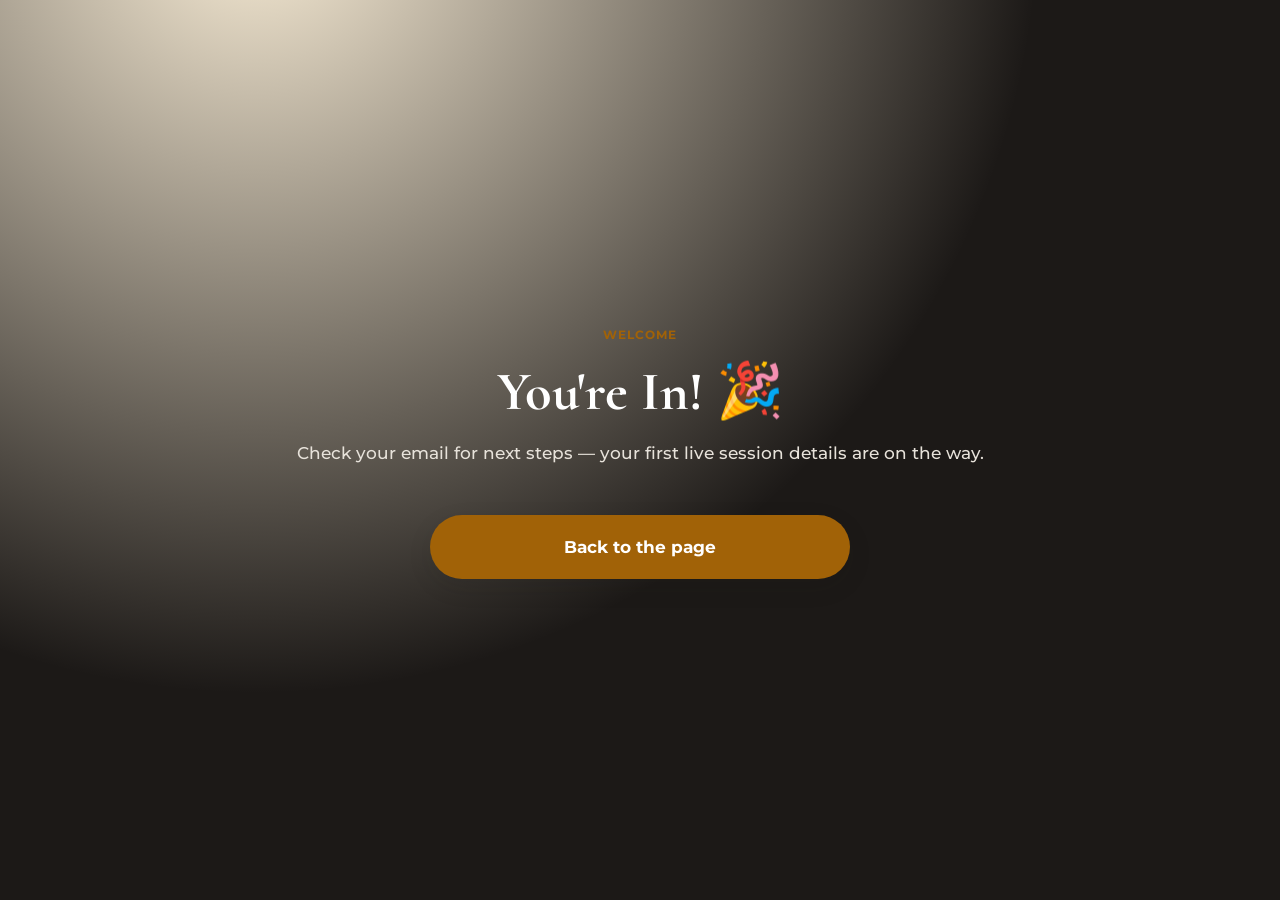
<file: thank-you.html>
<!DOCTYPE html>
<html lang="en">
<head>
<meta charset="UTF-8">
<meta name="viewport" content="width=device-width, initial-scale=1">
<title>You're In! — Breakthrough Author Live</title>
<link rel="stylesheet" href="style.css">
</head>
<body>
<header class="hero" style="min-height:100vh;display:flex;align-items:center;">
  <div class="container center">
    <span class="eyebrow">Welcome</span>
    <h1>You're In! 🎉</h1>
    <p class="sub" id="welcomeMsg">Check your email for next steps — your first live session details are on the way.</p>
    <div class="buy-block">
      <a class="btn-buy" href="index.html">Back to the page</a>
    </div>
  </div>
</header>
<script>
  try {
    var data = JSON.parse(localStorage.getItem('bal_purchase') || 'null');
    if (data && data.name) {
      document.getElementById('welcomeMsg').textContent =
        'Thanks, ' + data.name + '! Check your email for next steps — your first live session details are on the way.';
    }
  } catch (e) { /* ignore */ }
</script>
</body>
</html>
</file>
<file: style.css>
/* ============================================================
   Breakthrough Author Live — Sales Page
   Palette: warm charcoal + antique gold (premium, trustworthy)
   Fonts: Cormorant (headlines) / Montserrat (body & UI)
   ============================================================ */

@import url('https://fonts.googleapis.com/css2?family=Cormorant:wght@500;600;700&family=Montserrat:wght@400;500;600;700;800&display=swap');

:root{
  --color-primary:#1C1917;
  --color-on-primary:#FFFFFF;
  --color-secondary:#57534E;
  --color-accent:#A16207;
  --color-accent-dark:#7C4A05;
  --color-on-accent:#FFFFFF;
  --color-bg:#FAFAF9;
  --color-bg-alt:#F5EFE3;
  --color-card:#FFFFFF;
  --color-border:#E7E2DA;
  --color-muted:#78716C;
  --color-success:#166534;
  --color-danger:#B91C1C;

  --font-serif:'Cormorant', Georgia, serif;
  --font-sans:'Montserrat', -apple-system, BlinkMacSystemFont, sans-serif;

  --radius-sm:8px;
  --radius-md:14px;
  --radius-lg:24px;
  --shadow-sm:0 1px 3px rgba(28,25,23,.08);
  --shadow-md:0 8px 24px rgba(28,25,23,.10);
  --shadow-lg:0 20px 48px rgba(28,25,23,.16);
  --max-w:1120px;
  --space-1:8px; --space-2:16px; --space-3:24px; --space-4:32px; --space-5:48px; --space-6:64px; --space-7:96px;
}

*,*::before,*::after{ box-sizing:border-box; }
html{ scroll-behavior:smooth; }
@media (prefers-reduced-motion: reduce){
  html{ scroll-behavior:auto; }
  *,*::before,*::after{ animation-duration:.001ms !important; animation-iteration-count:1 !important; transition-duration:.001ms !important; }
}

body{
  margin:0;
  font-family:var(--font-sans);
  color:var(--color-primary);
  background:var(--color-bg);
  font-size:16px;
  line-height:1.6;
  -webkit-font-smoothing:antialiased;
}

img{ max-width:100%; display:block; }
a{ color:inherit; }

h1,h2,h3,h4{
  font-family:var(--font-serif);
  font-weight:700;
  line-height:1.15;
  margin:0 0 var(--space-2);
  color:var(--color-primary);
}
h1{ font-size:clamp(2rem, 5.5vw, 3.4rem); }
h2{ font-size:clamp(1.7rem, 4.2vw, 2.6rem); }
h3{ font-size:clamp(1.3rem, 3vw, 1.7rem); }
p{ margin:0 0 var(--space-2); color:var(--color-secondary); }

.container{
  max-width:var(--max-w);
  margin:0 auto;
  padding:0 var(--space-3);
}

section{ padding:var(--space-7) 0; }
@media (max-width:640px){ section{ padding:var(--space-5) 0; } }

.section-alt{ background:var(--color-bg-alt); }

.eyebrow{
  display:inline-block;
  font-family:var(--font-sans);
  font-weight:700;
  letter-spacing:.08em;
  text-transform:uppercase;
  font-size:.78rem;
  color:var(--color-accent);
  margin-bottom:var(--space-2);
}

.center{ text-align:center; }
.section-head{ max-width:760px; margin:0 auto var(--space-5); }
.section-head p{ font-size:1.1rem; }

/* ---------- Buttons ---------- */
.btn-buy{
  --pad-y:18px;
  display:inline-flex;
  align-items:center;
  justify-content:center;
  gap:10px;
  width:100%;
  max-width:420px;
  min-height:56px;
  padding:var(--pad-y) 28px;
  background:var(--color-accent);
  color:var(--color-on-accent);
  font-family:var(--font-sans);
  font-weight:700;
  font-size:1.08rem;
  text-decoration:none;
  border:none;
  border-radius:999px;
  box-shadow:var(--shadow-md);
  cursor:pointer;
  touch-action:manipulation;
  transition:transform .2s ease, background-color .2s ease, box-shadow .2s ease;
}
.btn-buy:hover{ background:var(--color-accent-dark); transform:translateY(-2px); box-shadow:var(--shadow-lg); }
.btn-buy:active{ transform:translateY(0) scale(.98); }
.btn-buy:focus-visible{ outline:3px solid var(--color-primary); outline-offset:3px; }
.btn-buy svg{ width:20px; height:20px; flex:0 0 auto; }

.buy-block{
  text-align:center;
  margin:var(--space-5) 0 0;
}
.buy-block .price-note{
  margin-top:var(--space-1);
  font-size:.92rem;
  color:var(--color-muted);
}
.buy-block .price-note strong{ color:var(--color-primary); }

/* ---------- Header / Hero ---------- */
.hero{
  background:radial-gradient(circle at 20% -10%, #FBEFD8 0%, transparent 55%), var(--color-primary);
  color:var(--color-on-primary);
  padding:var(--space-6) 0 var(--space-6);
  position:relative;
  overflow:hidden;
}
.hero .container{ position:relative; z-index:1; }
.hero h1{ color:var(--color-on-primary); }
.hero .sub{
  font-family:var(--font-sans);
  font-size:1.05rem;
  font-weight:500;
  color:#E7E2DA;
  max-width:700px;
  margin:0 auto var(--space-4);
}
.hero .sub .dot{ color:var(--color-accent); margin:0 8px; }

.video-frame{
  max-width:760px;
  margin:0 auto var(--space-4);
  border-radius:var(--radius-lg);
  overflow:hidden;
  box-shadow:var(--shadow-lg);
  border:1px solid rgba(255,255,255,.12);
}
.video-placeholder{
  position:relative;
  aspect-ratio:16/9;
  width:100%;
  background:
    linear-gradient(160deg, #2A2522 0%, #1C1917 60%),
    repeating-linear-gradient(45deg, rgba(255,255,255,.03) 0 2px, transparent 2px 8px);
  display:flex;
  align-items:center;
  justify-content:center;
  cursor:pointer;
  color:#fff;
}
.video-placeholder .play-btn{
  width:76px; height:76px;
  border-radius:50%;
  background:var(--color-accent);
  display:flex; align-items:center; justify-content:center;
  box-shadow:0 8px 30px rgba(0,0,0,.4);
  transition:transform .2s ease;
}
.video-placeholder:hover .play-btn{ transform:scale(1.06); }
.video-placeholder .play-btn svg{ width:28px; height:28px; margin-left:4px; }
.video-caption{
  position:absolute; left:0; right:0; bottom:0;
  padding:14px 18px;
  font-size:.85rem;
  color:#D6D3D1;
  background:linear-gradient(to top, rgba(0,0,0,.55), transparent);
  text-align:left;
}
.video-caption strong{ color:#fff; }

.trust-bar{
  display:flex; flex-wrap:wrap; gap:var(--space-3);
  align-items:center; justify-content:center;
  margin-top:var(--space-4);
  padding-top:var(--space-4);
  border-top:1px solid rgba(255,255,255,.14);
}
.trust-logo{
  font-family:var(--font-serif);
  font-weight:700;
  font-size:1.15rem;
  color:#E7E2DA;
  letter-spacing:.02em;
  opacity:.9;
}
.trust-pill{
  font-family:var(--font-sans);
  font-size:.82rem;
  font-weight:600;
  color:var(--color-primary);
  background:#F5EFE3;
  padding:6px 14px;
  border-radius:999px;
}

/* ---------- Sound Familiar (checklist) ---------- */
.check-list{ list-style:none; margin:0; padding:0; max-width:680px; margin-inline:auto; }
.check-list li{
  display:flex; gap:14px; align-items:flex-start;
  padding:14px 0;
  border-bottom:1px solid var(--color-border);
  font-size:1.05rem;
  color:var(--color-primary);
}
.check-list li:last-child{ border-bottom:none; }
.check-list svg{ flex:0 0 auto; width:24px; height:24px; color:var(--color-accent); margin-top:2px; }
.closing-line{
  text-align:center;
  font-family:var(--font-serif);
  font-size:1.4rem;
  font-weight:600;
  margin-top:var(--space-4);
}

/* ---------- About / Credibility ---------- */
.about-grid{
  display:grid;
  grid-template-columns:260px 1fr;
  gap:var(--space-5);
  align-items:start;
  max-width:920px;
  margin:0 auto;
}
@media (max-width:760px){ .about-grid{ grid-template-columns:1fr; text-align:center; } }

.avatar-placeholder{
  width:220px; height:220px; border-radius:50%;
  margin:0 auto;
  background:linear-gradient(145deg, #2A2522, #1C1917);
  color:#F5EFE3;
  display:flex; align-items:center; justify-content:center;
  font-family:var(--font-serif); font-weight:700; font-size:3rem;
  box-shadow:var(--shadow-md);
  border:4px solid var(--color-accent);
}

.stat-grid{
  display:grid; grid-template-columns:repeat(4,1fr); gap:var(--space-2);
  margin:var(--space-4) 0;
}
@media (max-width:640px){ .stat-grid{ grid-template-columns:repeat(2,1fr); } }
.stat-card{
  background:var(--color-card);
  border:1px solid var(--color-border);
  border-radius:var(--radius-md);
  padding:var(--space-3) var(--space-2);
  text-align:center;
  box-shadow:var(--shadow-sm);
}
.stat-card .num{
  font-family:var(--font-serif); font-weight:700; font-size:1.9rem; color:var(--color-accent); display:block;
}
.stat-card .label{ font-size:.85rem; color:var(--color-muted); font-weight:600; }

.badge-row{
  display:flex; flex-wrap:wrap; gap:var(--space-3);
  align-items:center; justify-content:center;
  margin-top:var(--space-4);
}

/* ---------- Case studies ---------- */
.case-grid{
  display:grid; grid-template-columns:repeat(3,1fr); gap:var(--space-3);
}
@media (max-width:900px){ .case-grid{ grid-template-columns:1fr; max-width:480px; margin-inline:auto; } }
.case-card{
  background:var(--color-card);
  border:1px solid var(--color-border);
  border-radius:var(--radius-lg);
  padding:var(--space-3);
  box-shadow:var(--shadow-sm);
}
.case-card .avatar-placeholder{ width:110px; height:110px; font-size:1.6rem; margin-bottom:var(--space-2); }
.case-card h3{ margin-bottom:4px; }
.case-card .role{ font-size:.85rem; color:var(--color-muted); font-weight:600; margin-bottom:var(--space-2); }
.case-card .story{ font-size:.95rem; }
.result-list{ list-style:none; margin:var(--space-2) 0 0; padding:0; }
.result-list li{
  display:flex; gap:8px; align-items:flex-start;
  font-size:.92rem; font-weight:600; color:var(--color-primary);
  padding:6px 0;
}
.result-list li svg{ width:18px; height:18px; flex:0 0 auto; color:var(--color-accent); margin-top:2px; }
.result-list li.quote{ font-style:italic; font-weight:500; color:var(--color-secondary); }

.pull-quote{
  max-width:720px; margin:var(--space-5) auto 0;
  text-align:center;
  font-family:var(--font-serif);
  font-size:1.5rem;
  font-weight:600;
  color:var(--color-primary);
  position:relative;
  padding:0 var(--space-3);
}
.pull-quote cite{
  display:block; margin-top:var(--space-2);
  font-family:var(--font-sans); font-style:normal; font-weight:700; font-size:.85rem; color:var(--color-accent);
}

/* ---------- Where coaches go wrong ---------- */
.wrong-grid{
  display:grid; grid-template-columns:repeat(3,1fr); gap:var(--space-3);
}
@media (max-width:900px){ .wrong-grid{ grid-template-columns:1fr; max-width:600px; margin-inline:auto; } }
.wrong-card{
  background:var(--color-card);
  border:1px solid var(--color-border);
  border-left:4px solid var(--color-danger);
  border-radius:var(--radius-md);
  padding:var(--space-3);
  box-shadow:var(--shadow-sm);
}
.wrong-card .x-icon{
  width:36px; height:36px; border-radius:50%;
  background:#FDECEC; color:var(--color-danger);
  display:flex; align-items:center; justify-content:center;
  margin-bottom:var(--space-2);
}
.wrong-card .x-icon svg{ width:20px; height:20px; }
.wrong-card h3{ font-size:1.2rem; }

/* ---------- Week by week ---------- */
.week-grid{
  display:grid; grid-template-columns:repeat(4,1fr); gap:var(--space-3);
}
@media (max-width:900px){ .week-grid{ grid-template-columns:1fr 1fr; } }
@media (max-width:560px){ .week-grid{ grid-template-columns:1fr; } }
.week-card{
  background:var(--color-primary);
  color:#F5EFE3;
  border-radius:var(--radius-lg);
  padding:var(--space-3);
  position:relative;
  box-shadow:var(--shadow-sm);
}
.week-card .week-num{
  font-family:var(--font-serif); font-weight:700; font-size:2.2rem; color:var(--color-accent);
  display:block; margin-bottom:6px;
}
.week-card h3{ color:#fff; font-size:1.15rem; }
.week-card p{ color:#D6D3D1; font-size:.92rem; }
.week-card .value{
  display:inline-block; margin-top:var(--space-1);
  font-size:.8rem; font-weight:700; letter-spacing:.03em;
  color:var(--color-accent);
  border:1px solid rgba(161,98,7,.5);
  padding:4px 10px; border-radius:999px;
}

/* ---------- Bonus stack ---------- */
.bonus-list{ max-width:760px; margin:0 auto; display:flex; flex-direction:column; gap:var(--space-2); }
.bonus-item{
  display:flex; justify-content:space-between; align-items:center; gap:var(--space-3);
  background:var(--color-card);
  border:1px solid var(--color-border);
  border-radius:var(--radius-md);
  padding:var(--space-2) var(--space-3);
  box-shadow:var(--shadow-sm);
}
.bonus-item .txt h3{ font-size:1.05rem; margin-bottom:2px; }
.bonus-item .txt p{ margin:0; font-size:.9rem; }
.bonus-item .val{
  font-family:var(--font-serif); font-weight:700; color:var(--color-accent);
  white-space:nowrap; font-size:1.1rem;
}
@media (max-width:560px){
  .bonus-item{ flex-direction:column; align-items:flex-start; }
  .bonus-item .val{ align-self:flex-end; }
}
.total-value{
  text-align:center; margin-top:var(--space-4);
  font-family:var(--font-serif); font-size:1.6rem; font-weight:700;
}
.total-value span{ color:var(--color-accent); text-decoration:underline wavy; text-decoration-color:var(--color-border); }

/* ---------- Pricing ---------- */
.price-card{
  max-width:600px; margin:0 auto;
  background:var(--color-card);
  border:2px solid var(--color-accent);
  border-radius:var(--radius-lg);
  padding:var(--space-4);
  text-align:center;
  box-shadow:var(--shadow-md);
}
.price-row{ display:flex; align-items:baseline; justify-content:center; gap:14px; margin:var(--space-2) 0; flex-wrap:wrap; }
.price-old{ font-family:var(--font-serif); font-size:1.6rem; color:var(--color-muted); text-decoration:line-through; }
.price-new{ font-family:var(--font-serif); font-size:3rem; font-weight:700; color:var(--color-accent); }
.guarantee{
  display:flex; gap:12px; align-items:center; justify-content:center;
  margin-top:var(--space-3); padding:var(--space-2);
  background:var(--color-bg-alt); border-radius:var(--radius-md);
  font-size:.92rem; font-weight:600; text-align:left;
}
.guarantee svg{ width:32px; height:32px; flex:0 0 auto; color:var(--color-accent); }

/* ---------- For / Not for ---------- */
.fornot-grid{ display:grid; grid-template-columns:1fr 1fr; gap:var(--space-3); }
@media (max-width:760px){ .fornot-grid{ grid-template-columns:1fr; } }
.fornot-card{
  border-radius:var(--radius-lg); padding:var(--space-3);
}
.fornot-card.yes{ background:#F0F5EE; border:1px solid #CFE3C6; }
.fornot-card.no{ background:#FBEFEF; border:1px solid #F0CFCF; }
.fornot-card h3{ display:flex; align-items:center; gap:10px; font-size:1.2rem; }
.fornot-card ul{ list-style:none; margin:0; padding:0; }
.fornot-card li{ display:flex; gap:10px; align-items:flex-start; padding:8px 0; font-size:.95rem; color:var(--color-primary); }
.fornot-card li svg{ width:20px; height:20px; flex:0 0 auto; margin-top:2px; }
.fornot-card.yes li svg{ color:#166534; }
.fornot-card.no li svg{ color:var(--color-danger); }

/* ---------- FAQ ---------- */
.faq-list{ max-width:760px; margin:0 auto; display:flex; flex-direction:column; gap:var(--space-2); }
.faq-item{
  background:var(--color-card); border:1px solid var(--color-border);
  border-radius:var(--radius-md); overflow:hidden;
}
.faq-item summary{
  cursor:pointer; list-style:none; padding:var(--space-2) var(--space-3);
  font-weight:700; font-size:1rem; display:flex; justify-content:space-between; align-items:center;
  gap:var(--space-2);
}
.faq-item summary::-webkit-details-marker{ display:none; }
.faq-item summary .chev{ width:22px; height:22px; flex:0 0 auto; color:var(--color-accent); transition:transform .2s ease; }
.faq-item[open] summary .chev{ transform:rotate(180deg); }
.faq-item .a{ padding:0 var(--space-3) var(--space-3); font-size:.95rem; }

/* ---------- Final CTA ---------- */
.final-cta{
  background:var(--color-primary); color:#fff; text-align:center;
}
.final-cta h2{ color:#fff; }
.final-cta p{ color:#D6D3D1; max-width:640px; margin-inline:auto; font-size:1.1rem; }
.final-cta .signature{ margin-top:var(--space-4); font-family:var(--font-serif); font-size:1.15rem; color:#F5EFE3; }

/* ---------- Sticky mobile buy bar ---------- */
.sticky-buy{
  position:fixed; left:0; right:0; bottom:0; z-index:50;
  display:none;
  padding:10px 12px calc(10px + env(safe-area-inset-bottom));
  background:rgba(28,25,23,.96);
  backdrop-filter:blur(6px);
  box-shadow:0 -4px 20px rgba(0,0,0,.25);
}
.sticky-buy .btn-buy{ width:100%; max-width:none; min-height:52px; font-size:1rem; }
@media (max-width:760px){
  .sticky-buy{ display:block; }
  body{ padding-bottom:78px; }
}

/* ---------- Footer ---------- */
footer{
  background:var(--color-primary); color:#A8A29E;
  padding:var(--space-4) 0; text-align:center; font-size:.82rem;
}
footer a{ color:#D6D3D1; text-decoration:underline; }

.visually-hidden{
  position:absolute; width:1px; height:1px; overflow:hidden;
  clip:rect(0 0 0 0); white-space:nowrap;
}
</file>
